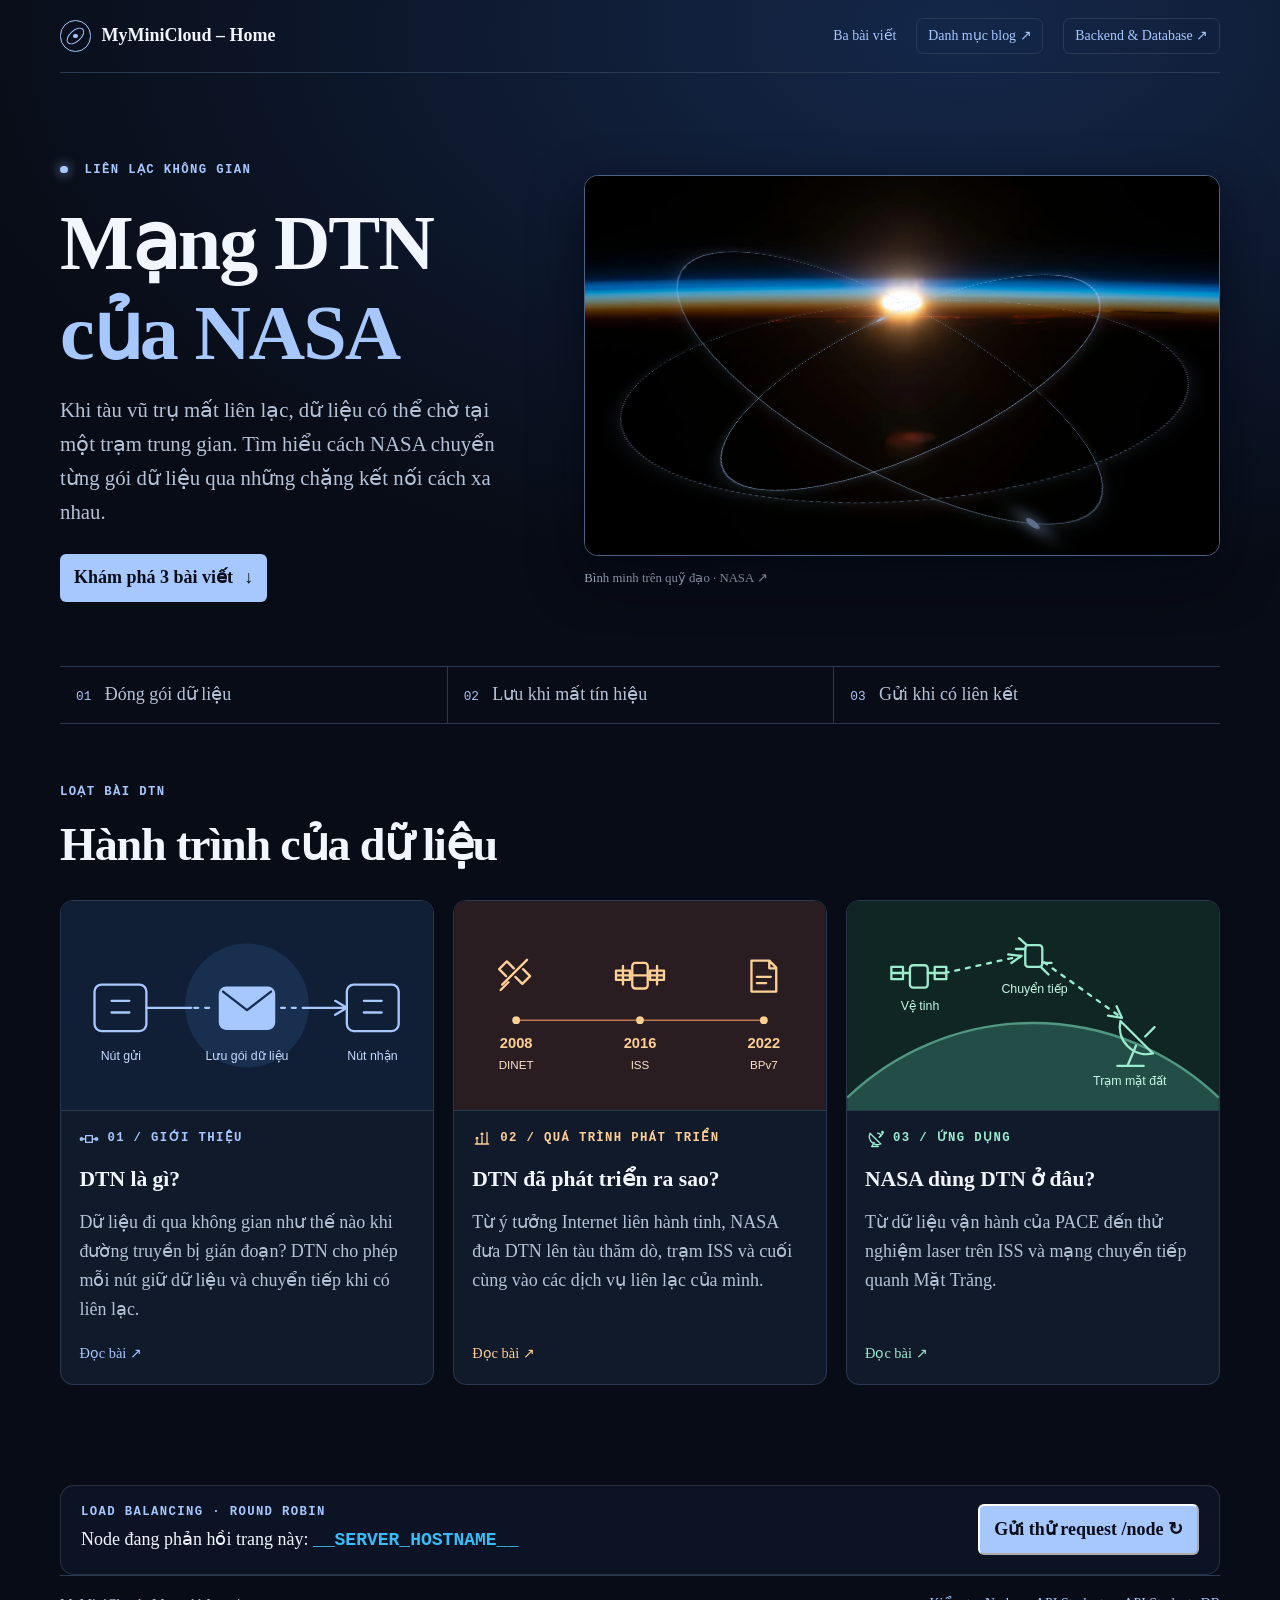
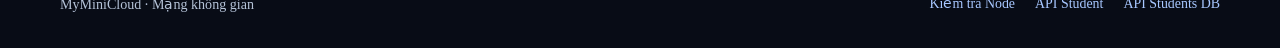
<file: web-frontend-server/html/index.html>
<!doctype html>
<html lang="vi">
<head>
    <meta charset="utf-8">
    <meta name="viewport" content="width=device-width, initial-scale=1">
    <meta name="theme-color" content="#080c16">
    <meta name="description" content="Ba bài về cách NASA đưa dữ liệu qua những chặng liên lạc bị gián đoạn.">
    <title>Mạng DTN của NASA | MyMiniCloud</title>
    <link rel="stylesheet" href="blog/article.css">
    <script src="blog/article.js" defer></script>
</head>
<body class="home">
    <a class="skip" href="#noi-dung">Đến nội dung</a>
    <header class="site-header wrap">
        <a class="brand" href="index.html"><span aria-hidden="true" class="brand-mark"></span> MyMiniCloud – Home</a>
        <nav aria-label="Điều hướng chính"><a href="#ba-bai">Ba bài viết</a><a class="nav-link" href="blog/index.html">Danh mục blog <span aria-hidden="true">↗</span></a><a class="nav-link" href="/api/ui">Backend &amp; Database <span aria-hidden="true">↗</span></a></nav>
    </header>
    <main id="noi-dung">
        <section class="hero wrap">
            <div class="hero-copy">
                <p class="eyebrow"><span class="status-dot"></span> Liên lạc không gian</p>
                <h1>Mạng DTN<br><em>của NASA</em></h1>
                <p class="lead">Khi tàu vũ trụ mất liên lạc, dữ liệu có thể chờ tại một trạm trung gian. Tìm hiểu cách NASA chuyển từng gói dữ liệu qua những chặng kết nối cách xa nhau.</p>
                <a class="button" href="#ba-bai">Khám phá 3 bài viết <span aria-hidden="true">↓</span></a>
            </div>
            <figure class="visual" data-orbit>
    <div class="visual-frame">
        <img src="images/dtn-earth-rise.webp" alt="Ánh bình minh viền quanh Trái Đất, chụp từ Trạm Vũ trụ Quốc tế" fetchpriority="high">
        <div class="orbital-layer" aria-hidden="true">
            <span class="orbit orbit-a"><i></i></span>
            <span class="orbit orbit-b"><i></i></span>
            <span class="orbit orbit-c"></span>
        </div>
    </div>
    <figcaption><a href="https://www.nasa.gov/image-article/an-orbital-sunrise-illuminates-earths-atmosphere/">Bình minh trên quỹ đạo · NASA <span aria-hidden="true">↗</span></a></figcaption>
</figure>
        </section>
        <div class="wrap relay-strip" aria-label="Ba bước chuyển dữ liệu DTN">
            <span><b>01</b> Đóng gói dữ liệu</span>
            <span><b>02</b> Lưu khi mất tín hiệu</span>
            <span><b>03</b> Gửi khi có liên kết</span>
        </div>
        <section id="ba-bai" class="wrap collection">
            <p class="eyebrow">Loạt bài DTN</p>
            <h2>Hành trình của dữ liệu</h2>
            <ol class="story-grid">
    <li class="story theme-intro">
        <a href="blog/blog1.html">
            <div class="story-img"><img src="images/dtn-store-and-forward.svg" alt="Các nút lưu gói dữ liệu khi mất liên lạc và chuyển tiếp khi kết nối trở lại" loading="lazy"></div>
            <div class="story-copy">
                <p class="eyebrow story-kicker"><svg aria-hidden="true" width="20" height="20" viewBox="0 0 24 24" fill="none" stroke="currentColor" stroke-width="1.6" stroke-linecap="round" stroke-linejoin="round"><path d="M3 12h5m8 0h5M8 8h8v8H8z"/><circle cx="3" cy="12" r="1.5"/><circle cx="21" cy="12" r="1.5"/></svg> 01 / Giới thiệu</p>
                <h3>DTN là gì?</h3>
                <p>Dữ liệu đi qua không gian như thế nào khi đường truyền bị gián đoạn? DTN cho phép mỗi nút giữ dữ liệu và chuyển tiếp khi có liên lạc.</p>
                <span class="story-link">Đọc bài <span aria-hidden="true">↗</span></span>
            </div>
        </a>
    </li>
    <li class="story theme-history">
        <a href="blog/blog2.html">
            <div class="story-img"><img src="images/dtn-missions.svg" alt="Các mốc thử nghiệm DINET năm 2008, triển khai trên ISS năm 2016 và chuẩn BPv7 năm 2022" loading="lazy"></div>
            <div class="story-copy">
                <p class="eyebrow story-kicker"><svg aria-hidden="true" width="20" height="20" viewBox="0 0 24 24" fill="none" stroke="currentColor" stroke-width="1.6" stroke-linecap="round" stroke-linejoin="round"><path d="M4 18h16M6 18v-4m6 4V9m6 9V4"/><circle cx="6" cy="11" r="1"/><circle cx="12" cy="6" r="1"/></svg> 02 / Quá trình phát triển</p>
                <h3>DTN đã phát triển ra sao?</h3>
                <p>Từ ý tưởng Internet liên hành tinh, NASA đưa DTN lên tàu thăm dò, trạm ISS và cuối cùng vào các dịch vụ liên lạc của mình.</p>
                <span class="story-link">Đọc bài <span aria-hidden="true">↗</span></span>
            </div>
        </a>
    </li>
    <li class="story theme-uses">
        <a href="blog/blog3.html">
            <div class="story-img"><img src="images/dtn-space-relay.svg" alt="Vệ tinh quan sát Trái Đất gửi dữ liệu qua nút chuyển tiếp đến trạm mặt đất" loading="lazy"></div>
            <div class="story-copy">
                <p class="eyebrow story-kicker"><svg aria-hidden="true" width="20" height="20" viewBox="0 0 24 24" fill="none" stroke="currentColor" stroke-width="1.6" stroke-linecap="round" stroke-linejoin="round"><path d="M6 5a10 10 0 0 0 13 13L6 5Zm5 11-3 5m0 0h8m1-11 4-4M15 5a4 4 0 0 1 4 4"/><circle cx="21" cy="4" r="1"/></svg> 03 / Ứng dụng</p>
                <h3>NASA dùng DTN ở đâu?</h3>
                <p>Từ dữ liệu vận hành của PACE đến thử nghiệm laser trên ISS và mạng chuyển tiếp quanh Mặt Trăng.</p>
                <span class="story-link">Đọc bài <span aria-hidden="true">↗</span></span>
            </div>
        </a>
    </li>
</ol>
        </section>
        <section class="wrap" aria-label="Kiểm tra cân bằng tải và phản hồi">
            <div style="background: rgba(15, 23, 42, 0.72); border: 1px solid rgba(148, 163, 184, 0.2); border-radius: 14px; padding: 18px 20px; margin-top: 24px;">
                <div style="display:flex; flex-wrap:wrap; align-items:center; justify-content:space-between; gap:12px;">
                    <div>
                        <p class="eyebrow" style="margin:0 0 4px;">Load Balancing · Round Robin</p>
                        <p style="margin:0;">Node đang phản hồi trang này: <code id="ssr-node" style="color:#38bdf8; font-weight:700;">__SERVER_HOSTNAME__</code></p>
                    </div>
                    <button type="button" id="btn-test-lb" class="button" style="cursor:pointer; margin:0;">Gửi thử request /node ↻</button>
                </div>
                <pre id="lb-log" style="margin:12px 0 0; padding:10px 12px; border-radius:8px; background:rgba(8,12,22,0.85); color:#cbd5e1; font-size:0.85rem; overflow-x:auto; display:none;"></pre>
            </div>
            <script>
                (function () {
                    const btn = document.getElementById('btn-test-lb');
                    const log = document.getElementById('lb-log');
                    let count = 0;
                    btn.addEventListener('click', async () => {
                        count += 1;
                        log.style.display = 'block';
                        try {
                            const res = await fetch('/node', { cache: 'no-store' });
                            const text = (await res.text()).trim();
                            const servedBy = res.headers.get('X-Served-By') || '-';
                            const upstream = res.headers.get('X-Upstream-Addr') || '-';
                            const line = `#${count} | HTTP ${res.status} | ${text} | X-Served-By: ${servedBy} | X-Upstream-Addr: ${upstream}`;
                            log.textContent = (log.textContent ? log.textContent + '\n' : '') + line;
                        } catch (err) {
                            log.textContent = (log.textContent ? log.textContent + '\n' : '') + `#${count} | Lỗi: ${err.message}`;
                        }
                    });
                })();
            </script>
        </section>
    </main>
    <footer class="site-footer wrap">
        <span>MyMiniCloud · Mạng không gian</span>
        <nav aria-label="Tiện ích dự án">
            <a href="/node">Kiểm tra Node</a>
            <a href="/api/student">API Student</a>
            <a href="/api/students-db">API Students DB</a>
        </nav>
    </footer>
</body>
</html>
</file>
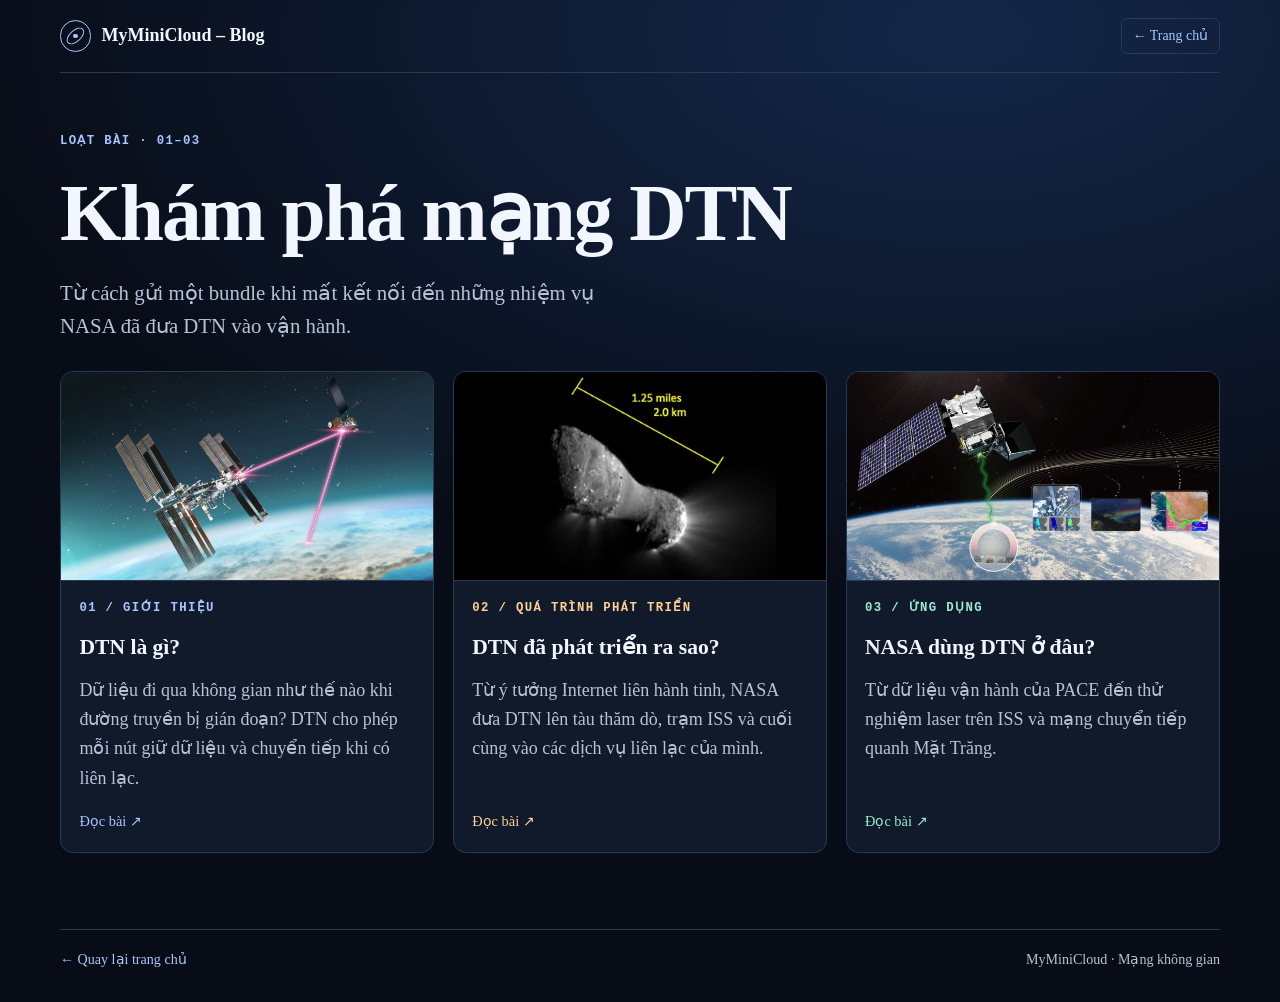
<file: web-frontend-server/html/blog/index.html>
<!doctype html>
<html lang="vi">
<head>
    <meta charset="utf-8">
    <meta name="viewport" content="width=device-width, initial-scale=1">
    <meta name="theme-color" content="#080c16">
    <meta name="description" content="Giới thiệu, quá trình phát triển và ứng dụng DTN của NASA.">
    <title>Danh mục blog DTN | MyMiniCloud</title>
    <link rel="stylesheet" href="../blog/article.css">
    <script src="../blog/article.js" defer></script>
</head>
<body class="catalog">
    <a class="skip" href="#noi-dung">Đến nội dung</a>
    <header class="site-header wrap">
        <a class="brand" href="../index.html"><span aria-hidden="true" class="brand-mark"></span> MyMiniCloud – Blog</a>
        <nav aria-label="Điều hướng chính"><a class="nav-link" href="../index.html"><span aria-hidden="true">←</span> Trang chủ</a></nav>
    </header>
    <main id="noi-dung">
        <section class="wrap collection catalog-intro">
            <p class="eyebrow">Loạt bài · 01–03</p>
            <h1>Khám phá mạng DTN</h1>
            <p class="lead">Từ cách gửi một bundle khi mất kết nối đến những nhiệm vụ NASA đã đưa DTN vào vận hành.</p>
            <ol class="story-grid">
    <li class="story theme-intro">
        <a href="blog1.html">
            <div class="story-img"><img src="../images/dtn-illuma-t.webp" alt="" loading="lazy"></div>
            <div class="story-copy">
                <p class="eyebrow">01 / Giới thiệu</p>
                <h3>DTN là gì?</h3>
                <p>Dữ liệu đi qua không gian như thế nào khi đường truyền bị gián đoạn? DTN cho phép mỗi nút giữ dữ liệu và chuyển tiếp khi có liên lạc.</p>
                <span class="story-link">Đọc bài <span aria-hidden="true">↗</span></span>
            </div>
        </a>
    </li>
    <li class="story theme-history">
        <a href="blog2.html">
            <div class="story-img"><img src="../images/dtn-hartley-2.webp" alt="" loading="lazy"></div>
            <div class="story-copy">
                <p class="eyebrow">02 / Quá trình phát triển</p>
                <h3>DTN đã phát triển ra sao?</h3>
                <p>Từ ý tưởng Internet liên hành tinh, NASA đưa DTN lên tàu thăm dò, trạm ISS và cuối cùng vào các dịch vụ liên lạc của mình.</p>
                <span class="story-link">Đọc bài <span aria-hidden="true">↗</span></span>
            </div>
        </a>
    </li>
    <li class="story theme-uses">
        <a href="blog3.html">
            <div class="story-img"><img src="../images/dtn-pace.webp" alt="" loading="lazy"></div>
            <div class="story-copy">
                <p class="eyebrow">03 / Ứng dụng</p>
                <h3>NASA dùng DTN ở đâu?</h3>
                <p>Từ dữ liệu vận hành của PACE đến thử nghiệm laser trên ISS và mạng chuyển tiếp quanh Mặt Trăng.</p>
                <span class="story-link">Đọc bài <span aria-hidden="true">↗</span></span>
            </div>
        </a>
    </li>
</ol>
        </section>
    </main>
    <footer class="site-footer wrap">
        <a href="../index.html">← Quay lại trang chủ</a><span>MyMiniCloud · Mạng không gian</span>
    </footer>
</body>
</html>
</file>
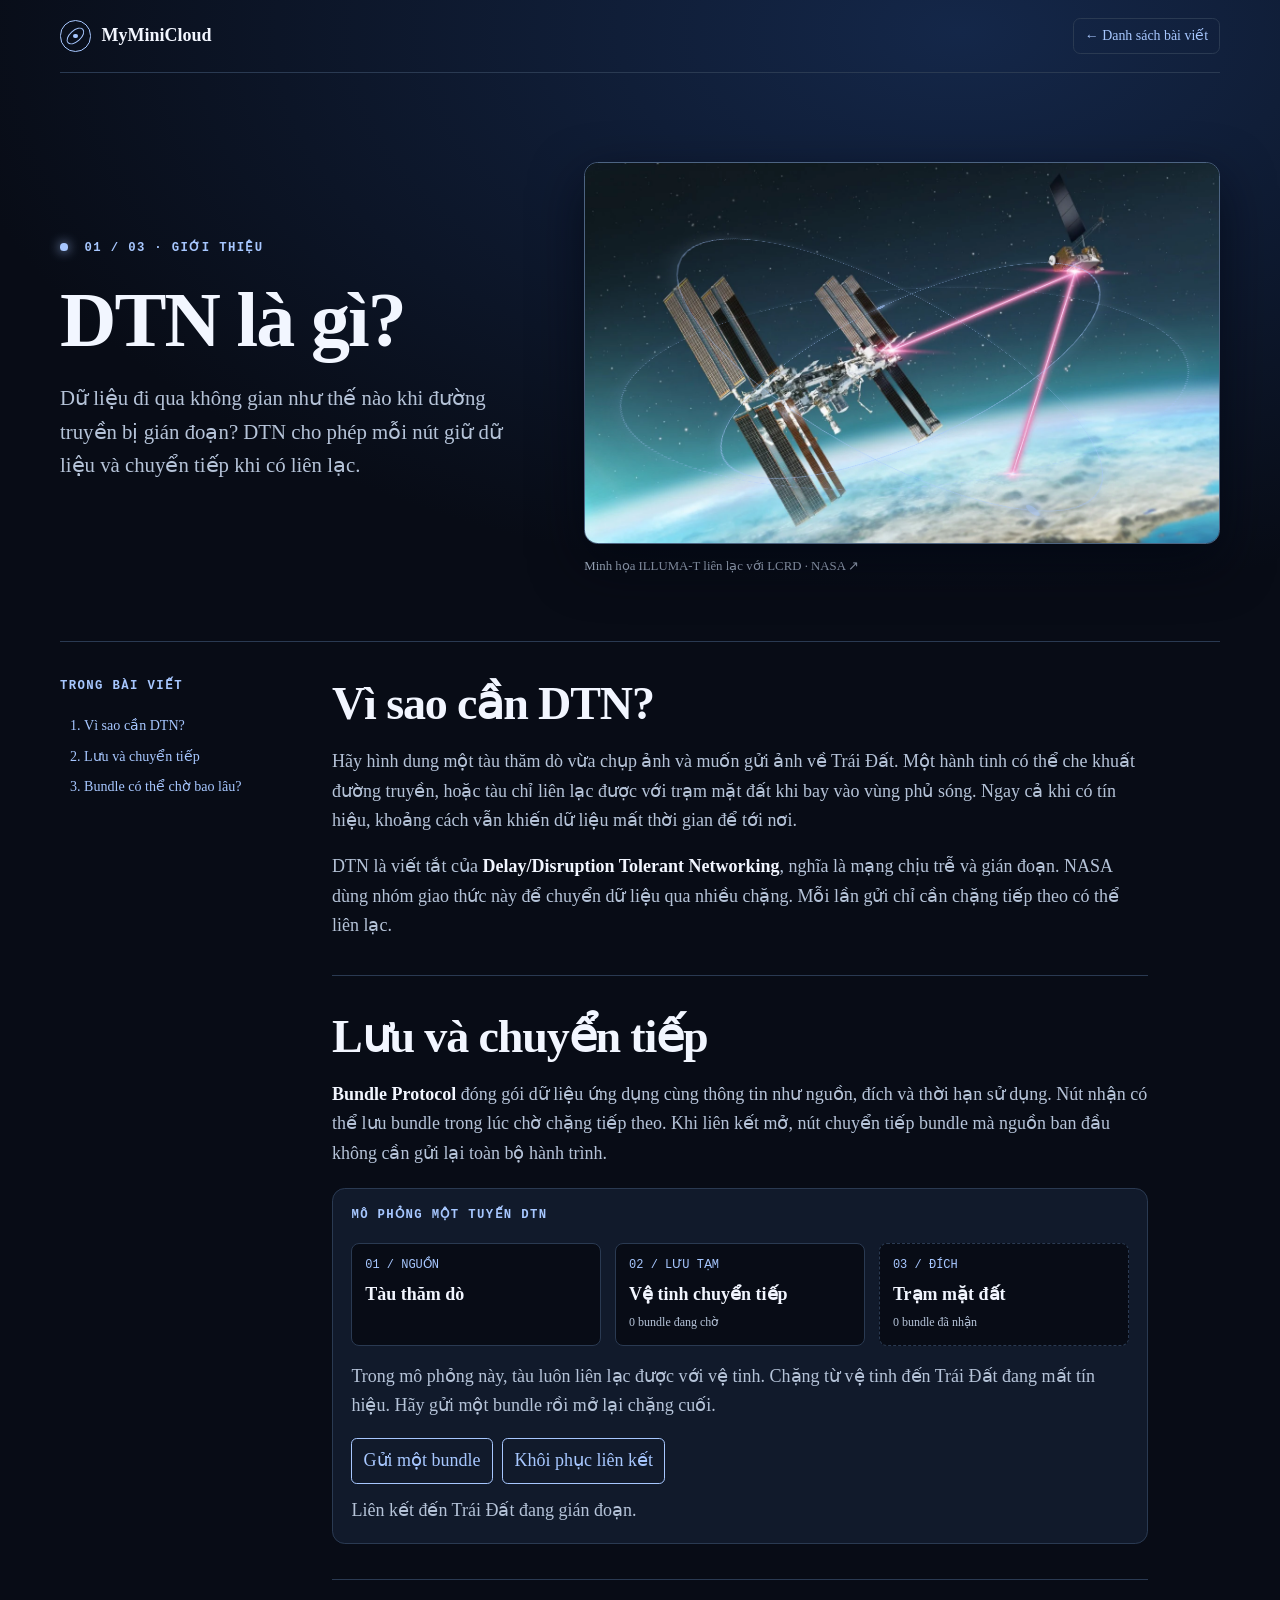
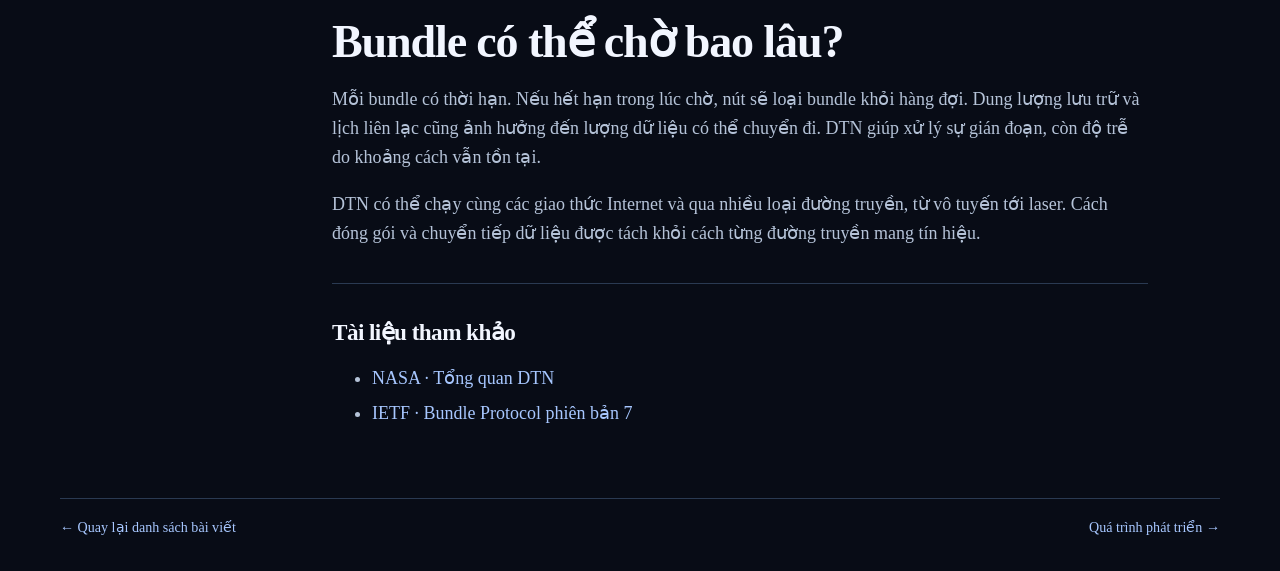
<file: web-frontend-server/html/blog/blog1.html>
<!doctype html>
<html lang="vi">
<head>
    <meta charset="utf-8">
    <meta name="viewport" content="width=device-width, initial-scale=1">
    <meta name="theme-color" content="#080c16">
    <meta name="description" content="Dữ liệu đi qua không gian như thế nào khi đường truyền bị gián đoạn? DTN cho phép mỗi nút giữ dữ liệu và chuyển tiếp khi có liên lạc.">
    <title>DTN là gì? | MyMiniCloud</title>
    <link rel="stylesheet" href="../blog/article.css">
    <script src="../blog/article.js" defer></script>
</head>
<body class="article-page theme-intro">
    <a class="skip" href="#noi-dung">Đến nội dung</a>
    <header class="site-header wrap">
        <a class="brand" href="../index.html"><span aria-hidden="true" class="brand-mark"></span> MyMiniCloud</a>
        <nav aria-label="Điều hướng chính"><a class="nav-link" href="index.html"><span aria-hidden="true">←</span> Danh sách bài viết</a></nav>
    </header>
    <main id="noi-dung">
        <article class="wrap">
            <header class="hero">
                <div class="hero-copy">
                    <p class="eyebrow"><span class="status-dot"></span> 01 / 03 · Giới thiệu</p>
                    <h1>DTN là gì?</h1>
                    <p class="lead">Dữ liệu đi qua không gian như thế nào khi đường truyền bị gián đoạn? DTN cho phép mỗi nút giữ dữ liệu và chuyển tiếp khi có liên lạc.</p>
                </div>
                <figure class="visual" data-orbit>
    <div class="visual-frame">
        <img src="../images/dtn-illuma-t.webp" alt="Minh họa ILLUMA-T trên trạm ISS truyền tín hiệu laser tới vệ tinh LCRD" fetchpriority="high">
        <div class="orbital-layer" aria-hidden="true">
            <span class="orbit orbit-a"><i></i></span>
            <span class="orbit orbit-b"><i></i></span>
            <span class="orbit orbit-c"></span>
        </div>
    </div>
    <figcaption><a href="https://www.nasa.gov/goddard/esc/lcrd/">Minh họa ILLUMA-T liên lạc với LCRD · NASA <span aria-hidden="true">↗</span></a></figcaption>
</figure>
            </header>
            <div class="article-layout">
                <nav class="toc" aria-label="Trong bài viết">
                    <p class="eyebrow">Trong bài viết</p>
                    <ol>
                        <li><a href="#van-de">Vì sao cần DTN?</a></li>
                        <li><a href="#luu-chuyen">Lưu và chuyển tiếp</a></li>
                        <li><a href="#gioi-han">Bundle có thể chờ bao lâu?</a></li>
                    </ol>
                </nav>
                <div class="article-body">
                    <section id="van-de">
                        <h2>Vì sao cần DTN?</h2>
                        <p>Hãy hình dung một tàu thăm dò vừa chụp ảnh và muốn gửi ảnh về Trái Đất. Một hành tinh có thể che khuất đường truyền, hoặc tàu chỉ liên lạc được với trạm mặt đất khi bay vào vùng phủ sóng. Ngay cả khi có tín hiệu, khoảng cách vẫn khiến dữ liệu mất thời gian để tới nơi.</p>
<p>DTN là viết tắt của <strong>Delay/Disruption Tolerant Networking</strong>, nghĩa là mạng chịu trễ và gián đoạn. NASA dùng nhóm giao thức này để chuyển dữ liệu qua nhiều chặng. Mỗi lần gửi chỉ cần chặng tiếp theo có thể liên lạc.</p>
                    </section>
                    <section id="luu-chuyen">
                        <h2>Lưu và chuyển tiếp</h2>
                        <p><strong>Bundle Protocol</strong> đóng gói dữ liệu ứng dụng cùng thông tin như nguồn, đích và thời hạn sử dụng. Nút nhận có thể lưu bundle trong lúc chờ chặng tiếp theo. Khi liên kết mở, nút chuyển tiếp bundle mà nguồn ban đầu không cần gửi lại toàn bộ hành trình.</p>
<div class="signal-demo" data-dtn data-link="off">
    <p class="eyebrow">Mô phỏng một tuyến DTN</p>
    <ol class="signal-route">
        <li><span>01 / NGUỒN</span><strong>Tàu thăm dò</strong></li>
        <li><span>02 / LƯU TẠM</span><strong>Vệ tinh chuyển tiếp</strong><small><output data-queued>0</output> bundle đang chờ</small></li>
        <li><span>03 / ĐÍCH</span><strong>Trạm mặt đất</strong><small><output data-received>0</output> bundle đã nhận</small></li>
    </ol>
    <p>Trong mô phỏng này, tàu luôn liên lạc được với vệ tinh. Chặng từ vệ tinh đến Trái Đất đang mất tín hiệu. Hãy gửi một bundle rồi mở lại chặng cuối.</p>
    <div class="demo-actions" hidden>
        <button type="button" data-send>Gửi một bundle</button>
        <button type="button" data-link-toggle>Khôi phục liên kết</button>
    </div>
    <p class="demo-status" role="status" data-status>Liên kết đến Trái Đất đang gián đoạn.</p>
</div>
                    </section>
                    <section id="gioi-han">
                        <h2>Bundle có thể chờ bao lâu?</h2>
                        <p>Mỗi bundle có thời hạn. Nếu hết hạn trong lúc chờ, nút sẽ loại bundle khỏi hàng đợi. Dung lượng lưu trữ và lịch liên lạc cũng ảnh hưởng đến lượng dữ liệu có thể chuyển đi. DTN giúp xử lý sự gián đoạn, còn độ trễ do khoảng cách vẫn tồn tại.</p>
<p>DTN có thể chạy cùng các giao thức Internet và qua nhiều loại đường truyền, từ vô tuyến tới laser. Cách đóng gói và chuyển tiếp dữ liệu được tách khỏi cách từng đường truyền mang tín hiệu.</p>
                    </section>
                    <section class="sources">
                        <h2>Tài liệu tham khảo</h2>
                        <ul>
                            <li><a href="https://www.nasa.gov/reference/delay-disruption-tolerant-networking-overview/">NASA · Tổng quan DTN</a></li>
                            <li><a href="https://www.rfc-editor.org/rfc/rfc9171.html">IETF · Bundle Protocol phiên bản 7</a></li>
                        </ul>
                    </section>
                </div>
            </div>
        </article>
    </main>
    <footer class="site-footer wrap">
        <a href="index.html">← Quay lại danh sách bài viết</a><a href="blog2.html">Quá trình phát triển <span aria-hidden="true">→</span></a>
    </footer>
</body>
</html>
</file>
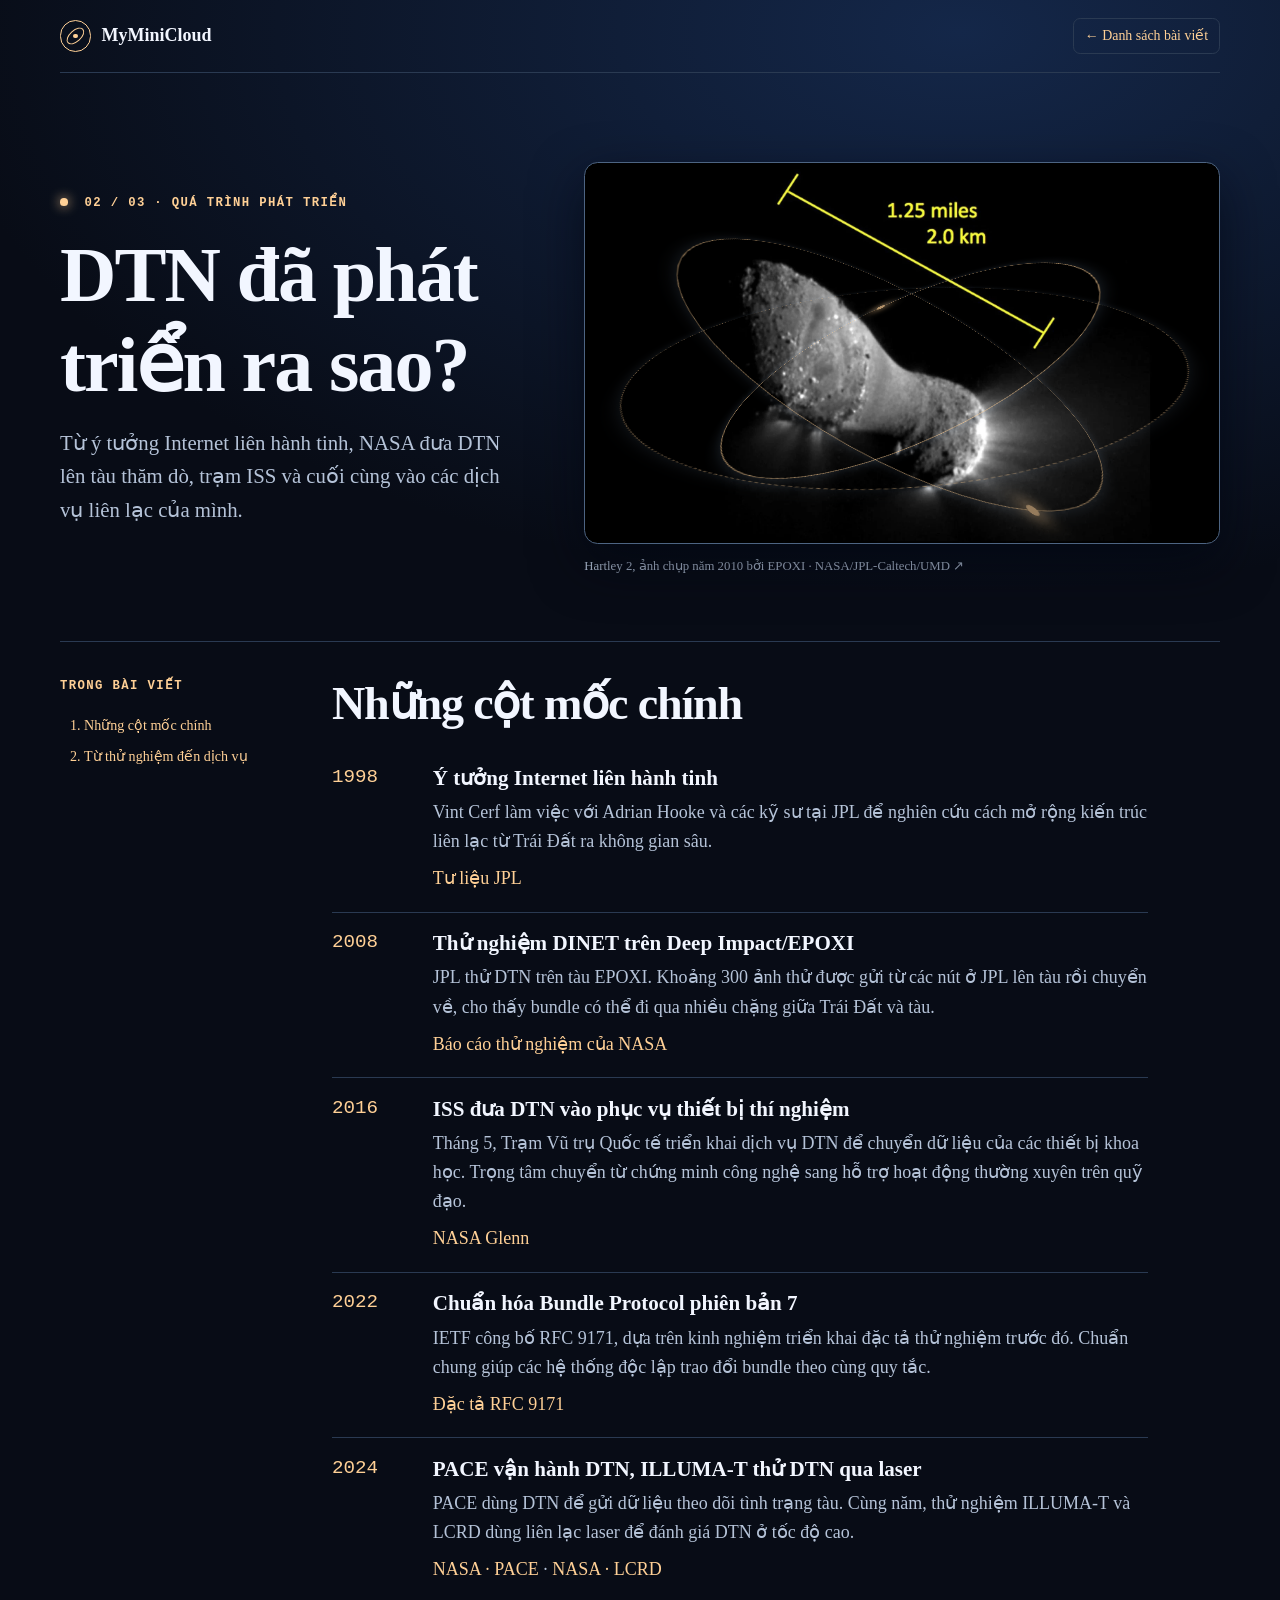
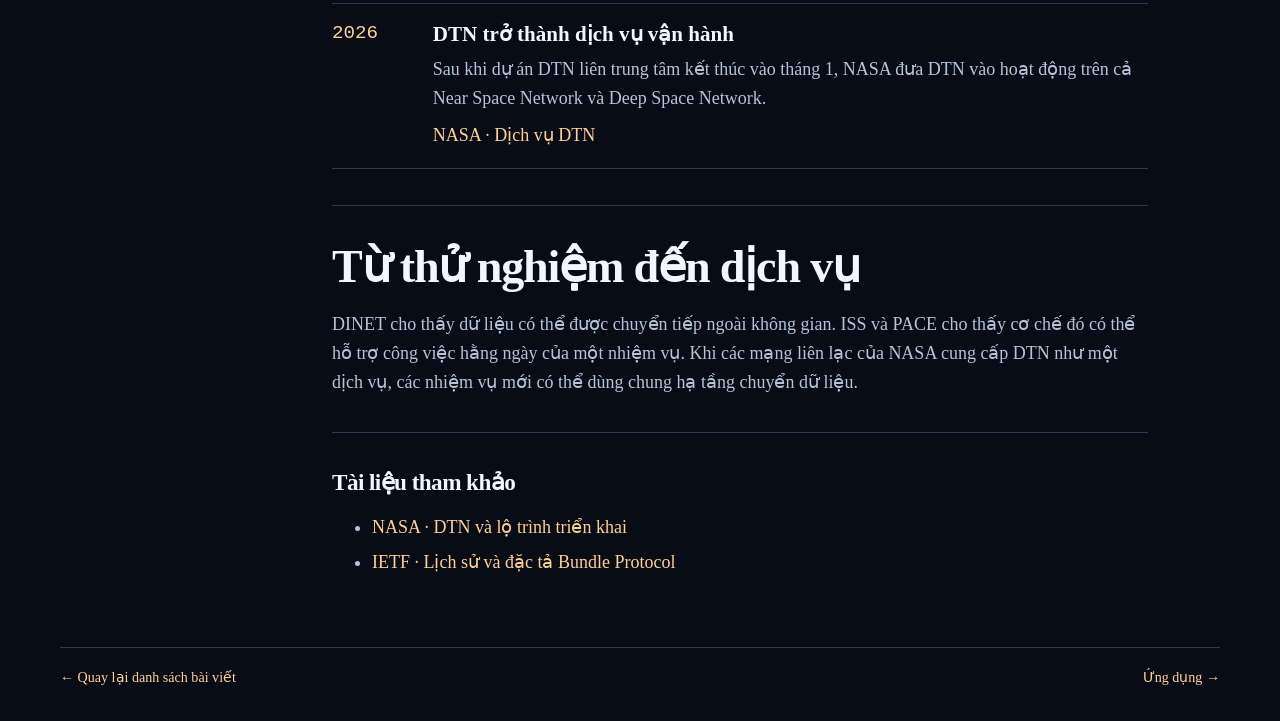
<file: web-frontend-server/html/blog/blog2.html>
<!doctype html>
<html lang="vi">
<head>
    <meta charset="utf-8">
    <meta name="viewport" content="width=device-width, initial-scale=1">
    <meta name="theme-color" content="#080c16">
    <meta name="description" content="Từ ý tưởng Internet liên hành tinh, NASA đưa DTN lên tàu thăm dò, trạm ISS và cuối cùng vào các dịch vụ liên lạc của mình.">
    <title>DTN đã phát triển ra sao? | MyMiniCloud</title>
    <link rel="stylesheet" href="../blog/article.css">
    <script src="../blog/article.js" defer></script>
</head>
<body class="article-page theme-history">
    <a class="skip" href="#noi-dung">Đến nội dung</a>
    <header class="site-header wrap">
        <a class="brand" href="../index.html"><span aria-hidden="true" class="brand-mark"></span> MyMiniCloud</a>
        <nav aria-label="Điều hướng chính"><a class="nav-link" href="index.html"><span aria-hidden="true">←</span> Danh sách bài viết</a></nav>
    </header>
    <main id="noi-dung">
        <article class="wrap">
            <header class="hero">
                <div class="hero-copy">
                    <p class="eyebrow"><span class="status-dot"></span> 02 / 03 · Quá trình phát triển</p>
                    <h1>DTN đã phát triển ra sao?</h1>
                    <p class="lead">Từ ý tưởng Internet liên hành tinh, NASA đưa DTN lên tàu thăm dò, trạm ISS và cuối cùng vào các dịch vụ liên lạc của mình.</p>
                </div>
                <figure class="visual" data-orbit>
    <div class="visual-frame">
        <img src="../images/dtn-hartley-2.webp" alt="Ảnh cận cảnh nhân sao chổi Hartley 2 do tàu EPOXI chụp" fetchpriority="high">
        <div class="orbital-layer" aria-hidden="true">
            <span class="orbit orbit-a"><i></i></span>
            <span class="orbit orbit-b"><i></i></span>
            <span class="orbit orbit-c"></span>
        </div>
    </div>
    <figcaption><a href="https://science.nasa.gov/photojournal/up-close-and-personal-with-hartley-2/">Hartley 2, ảnh chụp năm 2010 bởi EPOXI · NASA/JPL-Caltech/UMD <span aria-hidden="true">↗</span></a></figcaption>
</figure>
            </header>
            <div class="article-layout">
                <nav class="toc" aria-label="Trong bài viết">
                    <p class="eyebrow">Trong bài viết</p>
                    <ol>
                        <li><a href="#dau-moc">Những cột mốc chính</a></li>
                        <li><a href="#y-nghia">Từ thử nghiệm đến dịch vụ</a></li>
                    </ol>
                </nav>
                <div class="article-body">
                    <section id="dau-moc">
                        <h2>Những cột mốc chính</h2>
                        <ol class="timeline">
    <li><time datetime="1998">1998</time><div><h3>Ý tưởng Internet liên hành tinh</h3><p>Vint Cerf làm việc với Adrian Hooke và các kỹ sư tại JPL để nghiên cứu cách mở rộng kiến trúc liên lạc từ Trái Đất ra không gian sâu.</p><a href="https://descanso.jpl.nasa.gov/seminars/abstracts/sem071901_ab.html">Tư liệu JPL</a></div></li>
    <li><time datetime="2008">2008</time><div><h3>Thử nghiệm DINET trên Deep Impact/EPOXI</h3><p>JPL thử DTN trên tàu EPOXI. Khoảng 300 ảnh thử được gửi từ các nút ở JPL lên tàu rồi chuyển về, cho thấy bundle có thể đi qua nhiều chặng giữa Trái Đất và tàu.</p><a href="https://www.nasa.gov/image-article/october-2008-disruption-tolerant-networking-dtn-tested-spacecraft/">Báo cáo thử nghiệm của NASA</a></div></li>
    <li><time datetime="2016-05">2016</time><div><h3>ISS đưa DTN vào phục vụ thiết bị thí nghiệm</h3><p>Tháng 5, Trạm Vũ trụ Quốc tế triển khai dịch vụ DTN để chuyển dữ liệu của các thiết bị khoa học. Trọng tâm chuyển từ chứng minh công nghệ sang hỗ trợ hoạt động thường xuyên trên quỹ đạo.</p><a href="https://www.nasa.gov/glenn/glenn-expertise-space-exploration/scan/high-rate-delay-tolerant-networking/">NASA Glenn</a></div></li>
    <li><time datetime="2022-01">2022</time><div><h3>Chuẩn hóa Bundle Protocol phiên bản 7</h3><p>IETF công bố RFC 9171, dựa trên kinh nghiệm triển khai đặc tả thử nghiệm trước đó. Chuẩn chung giúp các hệ thống độc lập trao đổi bundle theo cùng quy tắc.</p><a href="https://www.rfc-editor.org/rfc/rfc9171.html">Đặc tả RFC 9171</a></div></li>
    <li><time datetime="2024">2024</time><div><h3>PACE vận hành DTN, ILLUMA-T thử DTN qua laser</h3><p>PACE dùng DTN để gửi dữ liệu theo dõi tình trạng tàu. Cùng năm, thử nghiệm ILLUMA-T và LCRD dùng liên lạc laser để đánh giá DTN ở tốc độ cao.</p><a href="https://www.nasa.gov/technology/space-comms/nasas-near-space-network-enables-pace-climate-mission-to-phone-home/">NASA · PACE</a> · <a href="https://www.nasa.gov/goddard/esc/lcrd/">NASA · LCRD</a></div></li>
    <li><time datetime="2026-01">2026</time><div><h3>DTN trở thành dịch vụ vận hành</h3><p>Sau khi dự án DTN liên trung tâm kết thúc vào tháng 1, NASA đưa DTN vào hoạt động trên cả Near Space Network và Deep Space Network.</p><a href="https://www.nasa.gov/communicating-with-missions/delay-disruption-tolerant-networking/">NASA · Dịch vụ DTN</a></div></li>
</ol>
                    </section>
                    <section id="y-nghia">
                        <h2>Từ thử nghiệm đến dịch vụ</h2>
                        <p>DINET cho thấy dữ liệu có thể được chuyển tiếp ngoài không gian. ISS và PACE cho thấy cơ chế đó có thể hỗ trợ công việc hằng ngày của một nhiệm vụ. Khi các mạng liên lạc của NASA cung cấp DTN như một dịch vụ, các nhiệm vụ mới có thể dùng chung hạ tầng chuyển dữ liệu.</p>
                    </section>
                    <section class="sources">
                        <h2>Tài liệu tham khảo</h2>
                        <ul>
                            <li><a href="https://www.nasa.gov/communicating-with-missions/delay-disruption-tolerant-networking/">NASA · DTN và lộ trình triển khai</a></li>
                            <li><a href="https://www.rfc-editor.org/rfc/rfc9171.html">IETF · Lịch sử và đặc tả Bundle Protocol</a></li>
                        </ul>
                    </section>
                </div>
            </div>
        </article>
    </main>
    <footer class="site-footer wrap">
        <a href="index.html">← Quay lại danh sách bài viết</a><a href="blog3.html">Ứng dụng <span aria-hidden="true">→</span></a>
    </footer>
</body>
</html>
</file>
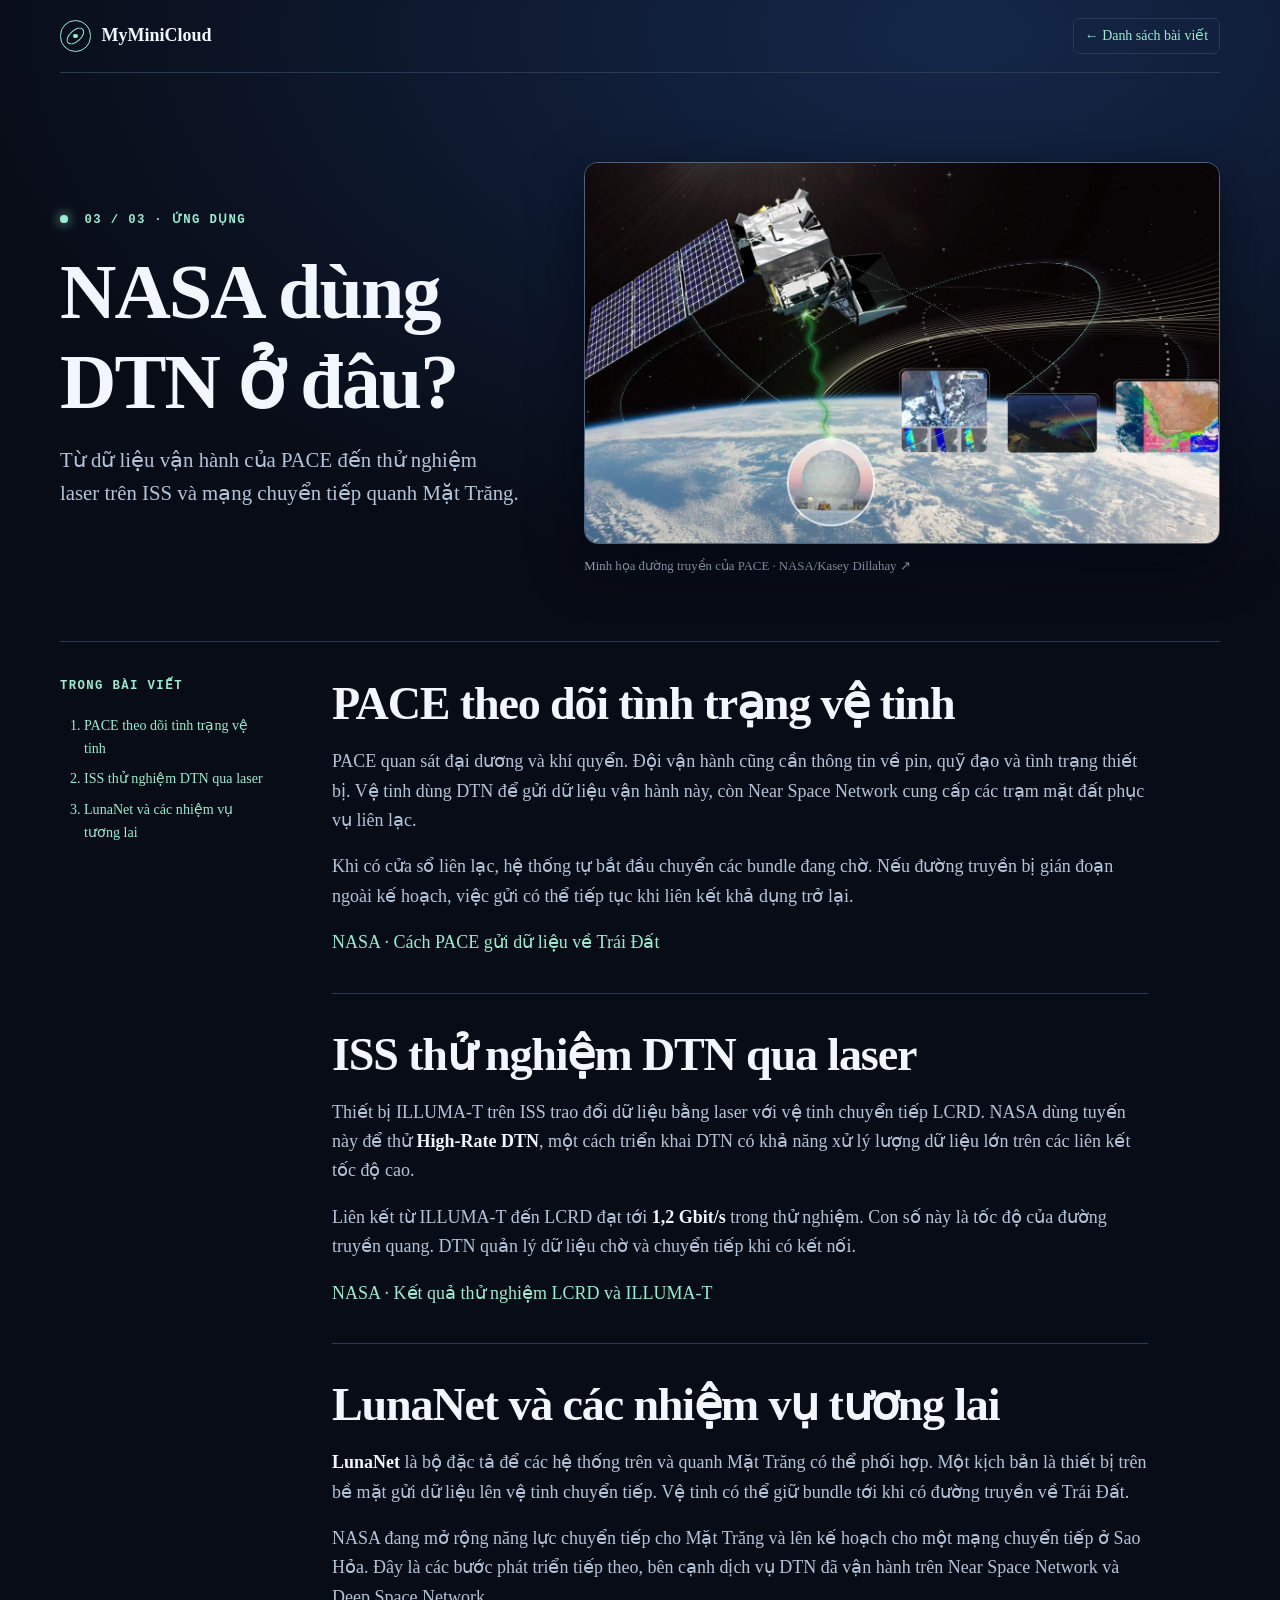
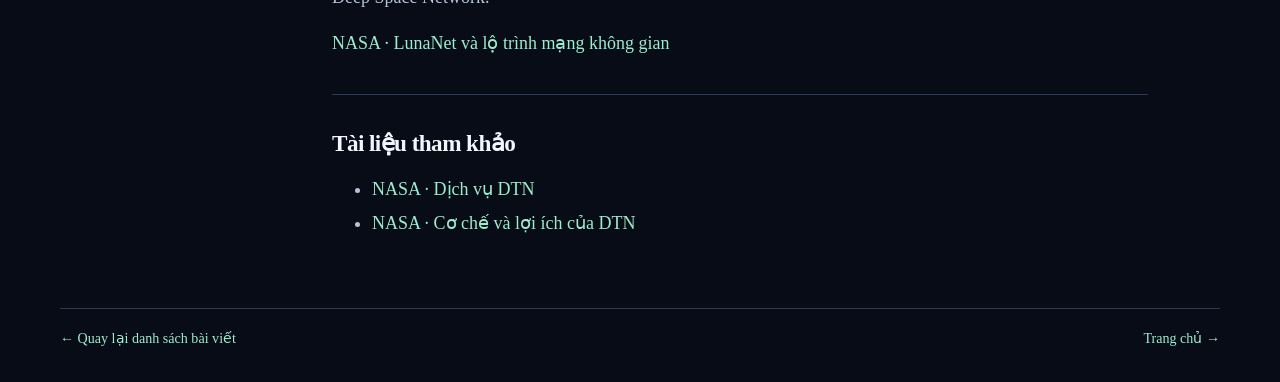
<file: web-frontend-server/html/blog/blog3.html>
<!doctype html>
<html lang="vi">
<head>
    <meta charset="utf-8">
    <meta name="viewport" content="width=device-width, initial-scale=1">
    <meta name="theme-color" content="#080c16">
    <meta name="description" content="Từ dữ liệu vận hành của PACE đến thử nghiệm laser trên ISS và mạng chuyển tiếp quanh Mặt Trăng.">
    <title>NASA dùng DTN ở đâu? | MyMiniCloud</title>
    <link rel="stylesheet" href="../blog/article.css">
    <script src="../blog/article.js" defer></script>
</head>
<body class="article-page theme-uses">
    <a class="skip" href="#noi-dung">Đến nội dung</a>
    <header class="site-header wrap">
        <a class="brand" href="../index.html"><span aria-hidden="true" class="brand-mark"></span> MyMiniCloud</a>
        <nav aria-label="Điều hướng chính"><a class="nav-link" href="index.html"><span aria-hidden="true">←</span> Danh sách bài viết</a></nav>
    </header>
    <main id="noi-dung">
        <article class="wrap">
            <header class="hero">
                <div class="hero-copy">
                    <p class="eyebrow"><span class="status-dot"></span> 03 / 03 · Ứng dụng</p>
                    <h1>NASA dùng DTN ở đâu?</h1>
                    <p class="lead">Từ dữ liệu vận hành của PACE đến thử nghiệm laser trên ISS và mạng chuyển tiếp quanh Mặt Trăng.</p>
                </div>
                <figure class="visual" data-orbit>
    <div class="visual-frame">
        <img src="../images/dtn-pace.webp" alt="Đồ họa NASA mô tả vệ tinh PACE truyền dữ liệu vô tuyến xuống ăng-ten trên Trái Đất" fetchpriority="high">
        <div class="orbital-layer" aria-hidden="true">
            <span class="orbit orbit-a"><i></i></span>
            <span class="orbit orbit-b"><i></i></span>
            <span class="orbit orbit-c"></span>
        </div>
    </div>
    <figcaption><a href="https://www.nasa.gov/technology/space-comms/nasas-near-space-network-enables-pace-climate-mission-to-phone-home/">Minh họa đường truyền của PACE · NASA/Kasey Dillahay <span aria-hidden="true">↗</span></a></figcaption>
</figure>
            </header>
            <div class="article-layout">
                <nav class="toc" aria-label="Trong bài viết">
                    <p class="eyebrow">Trong bài viết</p>
                    <ol>
                        <li><a href="#pace">PACE theo dõi tình trạng vệ tinh</a></li>
                        <li><a href="#laser">ISS thử nghiệm DTN qua laser</a></li>
                        <li><a href="#lunanet">LunaNet và các nhiệm vụ tương lai</a></li>
                    </ol>
                </nav>
                <div class="article-body">
                    <section id="pace">
                        <h2>PACE theo dõi tình trạng vệ tinh</h2>
                        <p>PACE quan sát đại dương và khí quyển. Đội vận hành cũng cần thông tin về pin, quỹ đạo và tình trạng thiết bị. Vệ tinh dùng DTN để gửi dữ liệu vận hành này, còn Near Space Network cung cấp các trạm mặt đất phục vụ liên lạc.</p>
<p>Khi có cửa sổ liên lạc, hệ thống tự bắt đầu chuyển các bundle đang chờ. Nếu đường truyền bị gián đoạn ngoài kế hoạch, việc gửi có thể tiếp tục khi liên kết khả dụng trở lại.</p>
<a href="https://www.nasa.gov/technology/space-comms/nasas-near-space-network-enables-pace-climate-mission-to-phone-home/">NASA · Cách PACE gửi dữ liệu về Trái Đất</a>
                    </section>
                    <section id="laser">
                        <h2>ISS thử nghiệm DTN qua laser</h2>
                        <p>Thiết bị ILLUMA-T trên ISS trao đổi dữ liệu bằng laser với vệ tinh chuyển tiếp LCRD. NASA dùng tuyến này để thử <strong>High-Rate DTN</strong>, một cách triển khai DTN có khả năng xử lý lượng dữ liệu lớn trên các liên kết tốc độ cao.</p>
<p>Liên kết từ ILLUMA-T đến LCRD đạt tới <strong>1,2 Gbit/s</strong> trong thử nghiệm. Con số này là tốc độ của đường truyền quang. DTN quản lý dữ liệu chờ và chuyển tiếp khi có kết nối.</p>
<a href="https://www.nasa.gov/goddard/esc/lcrd/">NASA · Kết quả thử nghiệm LCRD và ILLUMA-T</a>
                    </section>
                    <section id="lunanet">
                        <h2>LunaNet và các nhiệm vụ tương lai</h2>
                        <p><strong>LunaNet</strong> là bộ đặc tả để các hệ thống trên và quanh Mặt Trăng có thể phối hợp. Một kịch bản là thiết bị trên bề mặt gửi dữ liệu lên vệ tinh chuyển tiếp. Vệ tinh có thể giữ bundle tới khi có đường truyền về Trái Đất.</p>
<p>NASA đang mở rộng năng lực chuyển tiếp cho Mặt Trăng và lên kế hoạch cho một mạng chuyển tiếp ở Sao Hỏa. Đây là các bước phát triển tiếp theo, bên cạnh dịch vụ DTN đã vận hành trên Near Space Network và Deep Space Network.</p>
<a href="https://www.nasa.gov/communicating-with-missions/delay-disruption-tolerant-networking/">NASA · LunaNet và lộ trình mạng không gian</a>
                    </section>
                    <section class="sources">
                        <h2>Tài liệu tham khảo</h2>
                        <ul>
                            <li><a href="https://www.nasa.gov/communicating-with-missions/delay-disruption-tolerant-networking/">NASA · Dịch vụ DTN</a></li>
                            <li><a href="https://www.nasa.gov/reference/delay-disruption-tolerant-networking-overview/">NASA · Cơ chế và lợi ích của DTN</a></li>
                        </ul>
                    </section>
                </div>
            </div>
        </article>
    </main>
    <footer class="site-footer wrap">
        <a href="index.html">← Quay lại danh sách bài viết</a><a href="../index.html">Trang chủ <span aria-hidden="true">→</span></a>
    </footer>
</body>
</html>
</file>
<file: web-frontend-server/html/blog/article.css>
:root {
    color-scheme: dark;
    --background: #080c16;
    --surface: #111a2b;
    --line: #2a3a52;
    --text: #f2f6ff;
    --muted: #b5c3d8;
    --accent: #a7c7ff;
    --mono: Consolas, "Liberation Mono", monospace;
}
* { box-sizing: border-box; }
[hidden] { display: none !important; }
body {
    margin: 0;
    background: radial-gradient(ellipse 80% 35rem at 75% 2rem, #142749, transparent), var(--background);
    color: var(--text);
    font: 1.125rem/1.62 "Times New Roman", Times, serif;
}
.theme-history { --accent: #ffd096; }
.theme-uses { --accent: #9ceccf; }
a { color: var(--accent); text-decoration: none; }
a:hover { color: var(--text); }
button { font: inherit; }
a:focus-visible, button:focus-visible { outline: 2px solid var(--accent); outline-offset: 5px; }
img { display: block; max-width: 100%; }
h1, h2, h3 { line-height: 1.15; margin-block: 0 1rem; }
h1, h2 { text-wrap: balance; letter-spacing: -.025em; }
h1 { font-size: clamp(2.65rem, 6.1vw, 5.5rem); }
h1 em { color: var(--accent); font-style: normal; }
h2 { font-size: clamp(1.8rem, 3.6vw, 3rem); }
p { margin-block: 0 1.1rem; }
.wrap { width: min(1160px, calc(100% - 72px)); margin-inline: auto; }
.skip {
    position: absolute;
    z-index: 2;
    left: 1rem;
    top: 1rem;
    padding: .6rem 1rem;
    background: var(--surface);
}
.skip:not(:focus) { transform: translateY(-180%); }

.site-header, .site-footer {
    display: flex;
    justify-content: space-between;
    align-items: center;
    flex-wrap: wrap;
    gap: .7rem 1.4rem;
    padding-block: 1.1rem;
}
.site-header { border-bottom: 1px solid var(--line); }
.site-footer { border-top: 1px solid var(--line); color: var(--muted); font-size: .88rem; padding-bottom: 2rem; }
.site-header nav, .site-footer nav { display: flex; flex-wrap: wrap; align-items: center; gap: .55rem 1.25rem; font-size: .87rem; }
.brand { display: inline-flex; align-items: center; gap: .65rem; color: var(--text); font-weight: 700; }
.brand-mark {
    position: relative;
    display: grid;
    place-items: center;
    width: 1.95rem;
    aspect-ratio: 1;
    border: 1px solid var(--accent);
    border-radius: 50%;
    color: var(--accent);
}
.brand-mark::before { content: ""; width: 65%; height: 35%; border: 1px solid currentColor; border-radius: 50%; transform: rotate(-42deg); }
.brand-mark::after { content: ""; position: absolute; width: .28rem; aspect-ratio: 1; border-radius: 50%; background: currentColor; }
.nav-link { border: 1px solid var(--line); border-radius: .45rem; padding: .38rem .68rem; }

.hero {
    display: grid;
    grid-template-columns: minmax(0, .84fr) minmax(0, 1.16fr);
    align-items: center;
    gap: clamp(2rem, 5vw, 4.5rem);
    padding-block: clamp(3rem, 7vw, 6.5rem) clamp(2.5rem, 5vw, 4.5rem);
}
.eyebrow {
    margin-bottom: 1.1rem;
    color: var(--accent);
    font: 700 .77rem/1.45 var(--mono);
    letter-spacing: .11em;
    text-transform: uppercase;
}
.status-dot { display: inline-block; width: .48rem; aspect-ratio: 1; border-radius: 50%; margin-right: .5rem; background: currentColor; box-shadow: 0 0 .7rem currentColor; }
.lead { max-width: 53ch; color: var(--muted); font-size: clamp(1.125rem, 2vw, 1.3rem); }
.button {
    display: inline-flex;
    align-items: center;
    gap: .7rem;
    margin-top: .5rem;
    padding: .58rem .88rem;
    border-radius: .38rem;
    background: var(--accent);
    color: var(--background);
    font-weight: 700;
    text-decoration: none;
}
.button:hover { background: var(--text); color: var(--background); }
.visual { margin: 0; min-width: 0; }
.visual-frame {
    position: relative;
    overflow: hidden;
    isolation: isolate;
    aspect-ratio: 5 / 3;
    border: 1px solid #4d6482;
    border-radius: .85rem;
    background: #0a1322;
    box-shadow: 0 1.2rem 3.2rem #020610aa;
}
.visual-frame img { width: 100%; height: 100%; object-fit: cover; }
.visual figcaption { margin-top: .75rem; font-size: .8rem; }
.visual figcaption a { color: var(--muted); }
.visual figcaption a:hover { color: var(--accent); }
.orbital-layer {
    position: absolute;
    inset: 0;
    display: grid;
    place-items: center;
    pointer-events: none;
    color: var(--accent);
    transform: translate(var(--orbit-x, 0px), var(--orbit-y, 0px));
    transition: transform .35s ease-out;
    perspective: 700px;
}
.orbit {
    position: absolute;
    width: 63%;
    aspect-ratio: 1;
    border: 1px solid currentColor;
    border-radius: 50%;
    opacity: .7;
    transform: rotateZ(var(--angle)) rotateX(71deg);
    box-shadow: 0 0 1rem #a5ceff40;
}
.orbit-a { --angle: -25deg; }
.orbit-b { --angle: 29deg; width: 72%; opacity: .55; }
.orbit-c { --angle: -4deg; width: 84%; border-style: dashed; opacity: .46; }
.orbit i { position: absolute; inset: 0; border-radius: 50%; }
.orbit i::after {
    content: "";
    position: absolute;
    left: calc(50% - .35rem);
    top: -.35rem;
    width: .7rem;
    aspect-ratio: 1;
    border-radius: 50%;
    background: currentColor;
    box-shadow: 0 0 1.3rem .3rem currentColor;
}
.orbit-b i { rotate: 140deg; }
@media (prefers-reduced-motion: no-preference) {
    .orbit i { animation: orbit-sweep 4.2s ease-out both; }
}
@keyframes orbit-sweep { from { transform: rotate(0); } to { transform: rotate(360deg); } }

.relay-strip {
    display: grid;
    grid-template-columns: repeat(3, 1fr);
    border-block: 1px solid var(--line);
    color: var(--muted);
}
.relay-strip span { padding: .85rem 1rem; }
.relay-strip span + span { border-left: 1px solid var(--line); }
.relay-strip b { color: var(--accent); font: .8rem var(--mono); margin-right: .55rem; }
.collection { padding-block: 3.75rem 4.75rem; }
.catalog-intro h1 { font-size: clamp(2.8rem, 6.2vw, 5rem); }
.story-grid {
    display: grid;
    grid-template-columns: repeat(3, minmax(0, 1fr));
    gap: 1.15rem;
    margin: 1.75rem 0 0;
    padding: 0;
    list-style: none;
}
.story a {
    display: flex;
    flex-direction: column;
    height: 100%;
    overflow: hidden;
    border: 1px solid var(--line);
    border-radius: .8rem;
    background: var(--surface);
    color: var(--text);
    text-decoration: none;
}
.story a:hover { border-color: var(--accent); }
.story-img { aspect-ratio: 16 / 9; overflow: hidden; background: #0a1322; border-bottom: 1px solid var(--line); }
.story-img img { width: 100%; height: 100%; object-fit: cover; transition: transform .45s ease-out; }
.theme-history .visual-frame, .theme-history .story-img { background: #000; }
.theme-history .visual-frame img, .theme-history .story-img img { object-fit: contain; }
.story a:hover img, .story a:focus-visible img { transform: scale(1.055); }
.story-copy { display: flex; flex: 1; flex-direction: column; align-items: flex-start; padding: 1.15rem; }
.story-kicker { display: flex; align-items: center; gap: .5rem; }
.story-copy h3 { font-size: 1.35rem; }
.story-copy p:not(.eyebrow) { color: var(--muted); }
.story-link { margin-top: auto; color: var(--accent); font-size: .9rem; }

.article-layout {
    display: grid;
    grid-template-columns: 13rem minmax(0, 1fr);
    align-items: start;
    gap: 2rem clamp(2rem, 5vw, 4.75rem);
    border-top: 1px solid var(--line);
    padding-block: 2.3rem 3.25rem;
}
.toc { position: sticky; top: 1.5rem; }
.toc ol { margin: 0; padding-left: 1.5rem; font-size: .88rem; }
.toc li { margin-bottom: .5rem; }
.toc li::marker { color: var(--accent); }
.article-body { max-width: 51rem; }
.article-body section { scroll-margin-top: 2rem; }
.article-body section + section { margin-top: 2.2rem; padding-top: 2.2rem; border-top: 1px solid var(--line); }
.article-body p, .article-body li { color: var(--muted); }
.article-body strong { color: var(--text); }
.sources h2 { font-size: 1.45rem; }
.sources li { margin-bottom: .35rem; }

.signal-demo { margin: 1.25rem 0; padding: 1.15rem; border: 1px solid var(--line); border-radius: .8rem; background: var(--surface); }
.signal-demo .eyebrow { color: var(--accent); }
.signal-route {
    display: grid;
    grid-template-columns: repeat(3, minmax(0, 1fr));
    gap: .9rem;
    margin: 0 0 1rem;
    padding: 0;
    list-style: none;
}
.signal-route li {
    display: flex;
    flex-direction: column;
    gap: .25rem;
    padding: .8rem;
    border: 1px solid var(--line);
    border-radius: .5rem;
    background: var(--background);
}
.signal-route span, .signal-route small { font-size: .75rem; }
.signal-route span { font-family: var(--mono); color: var(--accent); }
.signal-demo[data-link="off"] .signal-route li:last-child { border-style: dashed; }
.signal-demo[data-link="on"] .signal-route li:last-child { border-color: #9ceccf; }
.demo-actions { display: flex; flex-wrap: wrap; gap: .6rem; }
.demo-actions button { cursor: pointer; padding: .45rem .7rem; border: 1px solid var(--accent); border-radius: .36rem; background: transparent; color: var(--accent); }
.demo-actions button:hover { background: var(--accent); color: var(--background); }
.demo-status { margin: .75rem 0 0; }
.timeline { margin: 0; padding: 0; list-style: none; }
.timeline li { display: grid; grid-template-columns: 5rem minmax(0, 1fr); gap: .7rem 1.3rem; padding-block: 1.15rem; border-bottom: 1px solid var(--line); }
.timeline time { color: var(--accent); font: 1.2rem/1.15 var(--mono); }
.timeline h3 { color: var(--text); margin-bottom: .5rem; }
.timeline p { margin-bottom: .5rem; }

@media (max-width: 800px) {
    .wrap { width: min(660px, calc(100% - 36px)); }
    .hero, .article-layout { grid-template-columns: minmax(0, 1fr); }
    .toc { position: static; }
    .story-grid { grid-template-columns: minmax(0, 1fr); }
}
@media (max-width: 530px) {
    .site-header nav { gap: .4rem .65rem; }
    .relay-strip, .signal-route { grid-template-columns: minmax(0, 1fr); }
    .relay-strip span + span { border-top: 1px solid var(--line); border-left: 0; }
    .collection { padding-block: 2.75rem; }
    .timeline li { grid-template-columns: minmax(0, 1fr); }
}
@media (prefers-reduced-motion: reduce) {
    .orbital-layer, .story-img img { transition: none; transform: none; }
    .story a:hover img, .story a:focus-visible img { transform: none; }
}
</file>
